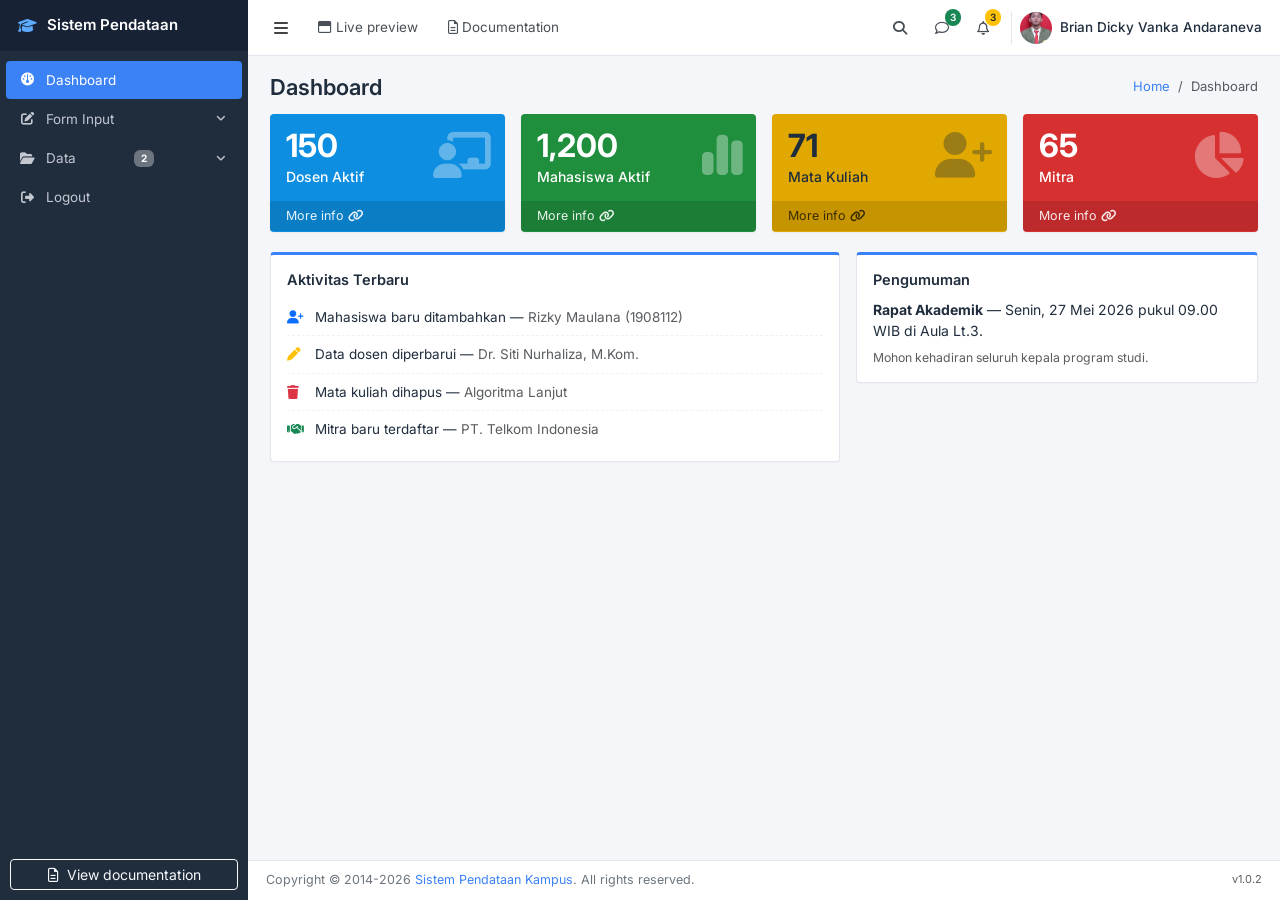
<file: index.html>
<!DOCTYPE html>
<html lang="id">
<head>
  <meta charset="UTF-8" />
  <meta name="viewport" content="width=device-width, initial-scale=1.0" />
  <title>Dashboard | Sistem Pendataan Kampus</title>
  <link rel="stylesheet" href="https://cdn.jsdelivr.net/npm/bootstrap@5.3.2/dist/css/bootstrap.min.css">
  <link rel="stylesheet" href="https://cdnjs.cloudflare.com/ajax/libs/font-awesome/6.5.1/css/all.min.css">
  <link rel="stylesheet" href="https://fonts.googleapis.com/css2?family=Inter:wght@400;500;600;700&display=swap">
  <style>
:root{
  --sidebar-bg:#1f2d3d;
  --sidebar-bg-2:#172234;
  --sidebar-hover:#2a3b54;
  --sidebar-text:#c2c7d0;
  --sidebar-active:#3b82f6;
  --topbar-bg:#ffffff;
  --body-bg:#f4f6f9;
  --border:#e3e6ec;
  --text:#1f2d3d;
  --muted:#6c757d;
  --cyan:#17a2b8;
}

*{box-sizing:border-box}
html,body{height:100%}
body{
  font-family:'Inter','Segoe UI',Roboto,Arial,sans-serif;
  background:var(--body-bg);
  color:var(--text);
  font-size:14px;
  margin:0;
  -webkit-font-smoothing:antialiased;
}
a{text-decoration:none}

.app-wrapper{display:flex;min-height:100vh}

/* SIDEBAR */
.sidebar{
  width:248px;
  background:var(--sidebar-bg);
  color:var(--sidebar-text);
  position:fixed;
  inset:0 auto 0 0;
  display:flex;
  flex-direction:column;
  z-index:1030;
  transition:transform .25s ease;
}
.sidebar-brand{
  display:flex;align-items:center;gap:.6rem;
  padding:14px 18px;
  font-weight:600;color:#fff;
  background:var(--sidebar-bg-2);
  border-bottom:1px solid rgba(255,255,255,.05);
  font-size:15px;
}
.sidebar-brand i{color:#5dabff}
.sidebar-menu{list-style:none;padding:8px 6px;margin:0;flex:1;overflow-y:auto}
.sidebar-menu a{
  display:flex;align-items:center;gap:10px;
  padding:9px 12px;border-radius:4px;
  color:var(--sidebar-text);font-size:13.5px;
  margin:1px 0;
}
.sidebar-menu a i{width:18px;text-align:center;font-size:13px}
.sidebar-menu a:hover{background:var(--sidebar-hover);color:#fff}
.sidebar-menu a.active{background:var(--sidebar-active);color:#fff}
.sidebar-menu .arrow{margin-left:auto;font-size:11px;transition:transform .2s}
.sidebar-menu .has-sub.open .arrow{transform:rotate(180deg)}
.submenu{list-style:none;padding:0 0 4px 22px;margin:0;display:none}
.submenu a{font-size:13px;padding:7px 10px}
.sidebar-foot{padding:10px}

/* MAIN */
.main{flex:1;margin-left:248px;display:flex;flex-direction:column;min-width:0}
.topbar{
  background:var(--topbar-bg);
  border-bottom:1px solid var(--border);
  padding:10px 18px;
  display:flex;align-items:center;gap:14px;
  position:sticky;top:0;z-index:1020;
  min-height:56px;
}
.btn-toggle{background:none;border:0;font-size:16px;color:#444;padding:4px 8px;border-radius:4px}
.btn-toggle:hover{background:#eef1f4}
.topbar-link{color:#495057;font-size:13.5px;padding:6px 8px;border-radius:4px}
.topbar-link:hover{background:#eef1f4;color:#212529}
.icon-btn{position:relative;color:#495057;padding:6px}
.icon-btn:hover{color:#000}
.badge-dot{
  position:absolute;top:-2px;right:-6px;
  font-size:10px;padding:1px 5px;border-radius:10px;color:#fff;
  font-weight:600;
}
.profile{display:flex;align-items:center;gap:8px;padding-left:8px;border-left:1px solid var(--border)}
.profile img{width:32px;height:32px;border-radius:50%;object-fit:cover}
.profile span{font-size:13.5px;font-weight:500;color:#1f2d3d}
@media (max-width:640px){.profile span{display:none}}

.content{padding:18px 22px;flex:1}
.page-head{
  display:flex;align-items:center;justify-content:space-between;
  margin-bottom:14px;flex-wrap:wrap;gap:8px;
}
.page-head h1{font-size:22px;font-weight:600;margin:0;color:#1f2d3d}
.breadcrumb{background:none;padding:0;font-size:13px}
.breadcrumb a{color:#3b82f6}

/* STAT CARDS */
.stat-card{
  border-radius:4px;color:#fff;padding:14px 16px;position:relative;
  overflow:hidden;min-height:118px;
  box-shadow:0 1px 2px rgba(0,0,0,.05);
}
.stat-blue{background:#0d8ee0}
.stat-green{background:#1f8e3d}
.stat-yellow{background:#e0a800;color:#1f2d3d}
.stat-red{background:#d63031}
.stat-num{font-size:32px;font-weight:700;line-height:1.1}
.stat-label{font-size:14px;font-weight:500;margin-top:2px}
.stat-ico{position:absolute;right:14px;top:18px;font-size:46px;opacity:.35}
.stat-more{
  display:block;margin:14px -16px -14px;padding:6px 16px;
  background:rgba(0,0,0,.12);color:rgba(255,255,255,.9);font-size:12.5px;
}
.stat-yellow .stat-more{color:rgba(0,0,0,.7)}
.stat-more:hover{background:rgba(0,0,0,.2);color:#fff}

/* CARD BOX */
.card-box{
  background:#fff;border:1px solid var(--border);
  border-radius:4px;padding:14px 16px;
  box-shadow:0 1px 2px rgba(0,0,0,.03);
  border-top:3px solid #3b82f6;
}
.card-box-head{font-weight:600;font-size:14.5px;margin-bottom:8px;color:#1f2d3d}
.activity-list{list-style:none;padding:0;margin:0}
.activity-list li{padding:8px 0;border-bottom:1px dashed #eef0f3;font-size:13.5px}
.activity-list li:last-child{border-bottom:0}
.activity-list i{width:18px;margin-right:6px}

/* FORM */
.form-label{font-weight:500;font-size:13px;margin-bottom:4px}
.form-control,.form-select{font-size:13.5px;border-radius:3px}
.form-control:focus,.form-select:focus{border-color:#3b82f6;box-shadow:0 0 0 .15rem rgba(59,130,246,.15)}
.btn-cyan{background:var(--cyan);color:#fff;border:0;border-radius:3px;padding:7px 16px;font-size:13.5px}
.btn-cyan:hover{background:#138496;color:#fff}

/* TABLE */
.table{font-size:13.5px}
.table thead th{font-weight:600;font-size:12.5px;text-transform:uppercase;letter-spacing:.3px;color:#495057}
.progress-wrap{display:flex;align-items:center;gap:8px}
.progress{height:6px;flex:1;background:#eef0f3;border-radius:3px}
.progress-bar{border-radius:3px}
.pill{display:inline-block;padding:2px 8px;border-radius:10px;font-size:11px;font-weight:600;color:#fff}

/* FOOTER */
.footer{
  background:#fff;border-top:1px solid var(--border);
  padding:10px 18px;display:flex;justify-content:space-between;
  font-size:12.5px;color:#6c757d;
}
.footer a{color:#3b82f6}

/* RESPONSIVE */
@media (max-width:991px){
  .sidebar{transform:translateX(-100%)}
  .sidebar.show{transform:translateX(0)}
  .main{margin-left:0}
}

</style>
  <link rel="stylesheet" href="assets/css/topbar-extra.css">
  <script src="assets/js/topbar.js" defer></script>
</head>
<body>
  <div class="app-wrapper">
    <!-- SIDEBAR -->
    <aside class="sidebar" id="sidebar">
      <div class="sidebar-brand">
        <i class="fa-solid fa-graduation-cap"></i>
        <span>Sistem Pendataan</span>
      </div>
      <ul class="sidebar-menu">
        <li><a href="index.html" class="active"><i class="fa-solid fa-gauge"></i> Dashboard</a></li>
        <li class="has-sub">
          <a href="#" class="sub-toggle"><i class="fa-solid fa-pen-to-square"></i> Form Input <i class="fa-solid fa-angle-down arrow"></i></a>
          <ul class="submenu">
            <li><a href="input-dosen.html"><i class="fa-regular fa-circle"></i> Input Dosen</a></li>
            <li><a href="input-mahasiswa.html"><i class="fa-regular fa-circle"></i> Input Mahasiswa</a></li>
          </ul>
        </li>
        <li class="has-sub">
          <a href="#" class="sub-toggle"><i class="fa-solid fa-folder-open"></i> Data <span class="badge bg-secondary ms-auto">2</span> <i class="fa-solid fa-angle-down arrow"></i></a>
          <ul class="submenu">
            <li><a href="data-dosen.html"><i class="fa-regular fa-circle"></i> Data Dosen</a></li>
            <li><a href="data-mahasiswa.html"><i class="fa-regular fa-circle"></i> Data Mahasiswa</a></li>
          </ul>
        </li>
        <li><a href="#" onclick="return confirm('Logout dari sistem?')"><i class="fa-solid fa-right-from-bracket"></i> Logout</a></li>
      </ul>
      <div class="sidebar-foot">
        <a href="documentation.html" class="btn btn-outline-light btn-sm w-100"><i class="fa-regular fa-file-lines me-1"></i> View documentation</a>
      </div>
    </aside>

    <!-- MAIN -->
    <div class="main">
      <nav class="topbar">
        <button class="btn-toggle" id="btnToggle"><i class="fa-solid fa-bars"></i></button>
        <a href="live-preview.html" class="topbar-link"><i class="fa-regular fa-window-maximize"></i> Live preview</a>
        <a href="documentation.html" class="topbar-link d-none d-md-inline"><i class="fa-regular fa-file-lines"></i> Documentation</a>
        <div class="ms-auto d-flex align-items-center gap-3">
          <a href="#" class="icon-btn"><i class="fa-solid fa-magnifying-glass"></i></a>
          <a href="#" class="icon-btn"><i class="fa-regular fa-comment"></i><span class="badge-dot bg-success">3</span></a>
          <a href="#" class="icon-btn"><i class="fa-regular fa-bell"></i><span class="badge-dot bg-warning text-dark">15</span></a>
          <div class="profile">
            <img src="assets/img/profil.jpeg" alt="profil">
            <span>Brian Dicky Vanka Andaraneva</span>
          </div>
        </div>
      </nav>

      <div class="content">
        <div class="page-head">
          <h1>Dashboard</h1>
          <nav aria-label="breadcrumb">
            <ol class="breadcrumb mb-0">
              <li class="breadcrumb-item"><a href="#">Home</a></li>
              <li class="breadcrumb-item active">Dashboard</li>
            </ol>
          </nav>
        </div>

        <div class="row g-3">
          <div class="col-md-6 col-xl-3">
            <div class="stat-card stat-blue">
              <div class="stat-num">150</div>
              <div class="stat-label">Dosen Aktif</div>
              <i class="fa-solid fa-chalkboard-user stat-ico"></i>
              <a href="#" class="stat-more">More info <i class="fa-solid fa-link"></i></a>
            </div>
          </div>
          <div class="col-md-6 col-xl-3">
            <div class="stat-card stat-green">
              <div class="stat-num">1,200</div>
              <div class="stat-label">Mahasiswa Aktif</div>
              <i class="fa-solid fa-chart-simple stat-ico"></i>
              <a href="#" class="stat-more">More info <i class="fa-solid fa-link"></i></a>
            </div>
          </div>
          <div class="col-md-6 col-xl-3">
            <div class="stat-card stat-yellow">
              <div class="stat-num">71</div>
              <div class="stat-label">Mata Kuliah</div>
              <i class="fa-solid fa-user-plus stat-ico"></i>
              <a href="#" class="stat-more">More info <i class="fa-solid fa-link"></i></a>
            </div>
          </div>
          <div class="col-md-6 col-xl-3">
            <div class="stat-card stat-red">
              <div class="stat-num">65</div>
              <div class="stat-label">Mitra</div>
              <i class="fa-solid fa-chart-pie stat-ico"></i>
              <a href="#" class="stat-more">More info <i class="fa-solid fa-link"></i></a>
            </div>
          </div>
        </div>

        <div class="row g-3 mt-1">
          <div class="col-lg-7">
            <div class="card-box">
              <div class="card-box-head">Aktivitas Terbaru</div>
              <ul class="activity-list">
                <li><i class="fa-solid fa-user-plus text-primary"></i> Mahasiswa baru ditambahkan — <span class="text-muted">Rizky Maulana (1908112)</span></li>
                <li><i class="fa-solid fa-pen text-warning"></i> Data dosen diperbarui — <span class="text-muted">Dr. Siti Nurhaliza, M.Kom.</span></li>
                <li><i class="fa-solid fa-trash text-danger"></i> Mata kuliah dihapus — <span class="text-muted">Algoritma Lanjut</span></li>
                <li><i class="fa-solid fa-handshake text-success"></i> Mitra baru terdaftar — <span class="text-muted">PT. Telkom Indonesia</span></li>
              </ul>
            </div>
          </div>
          <div class="col-lg-5">
            <div class="card-box">
              <div class="card-box-head">Pengumuman</div>
              <p class="mb-2"><strong>Rapat Akademik</strong> — Senin, 27 Mei 2026 pukul 09.00 WIB di Aula Lt.3.</p>
              <p class="mb-0 text-muted small">Mohon kehadiran seluruh kepala program studi.</p>
            </div>
          </div>
        </div>
      </div>

      <footer class="footer">
        <div>Copyright © 2014-2026 <a href="#">Sistem Pendataan Kampus</a>. All rights reserved.</div>
        <div class="text-muted small">v1.0.2</div>
      </footer>
    </div>
  </div>

  <script>
// Toggle sidebar (mobile)
document.addEventListener('click', function(e){
  if(e.target.closest('#btnToggle')){
    document.getElementById('sidebar').classList.toggle('show');
  }
  // submenu toggle
  const tog = e.target.closest('.sub-toggle');
  if(tog){
    e.preventDefault();
    const li = tog.parentElement;
    li.classList.toggle('open');
    const sm = li.querySelector('.submenu');
    if(sm) sm.style.display = li.classList.contains('open') ? 'block' : 'none';
  }
});

// Form dosen
const fd = document.getElementById('formDosen');
if(fd){
  fd.addEventListener('submit', function(e){
    e.preventDefault();
    if(!fd.checkValidity()){
      fd.classList.add('was-validated');
      alert('Mohon lengkapi data terlebih dahulu.');
      return;
    }
    const data = Object.fromEntries(new FormData(fd).entries());
    console.log('Submit data dosen:', data);
    alert('Data dosen "'+data.firstname+' '+data.lastname+'" berhasil disimpan (dummy).');
    fd.reset();
    fd.classList.remove('was-validated');
  });
}

</script>
</body>
</html>
</file>
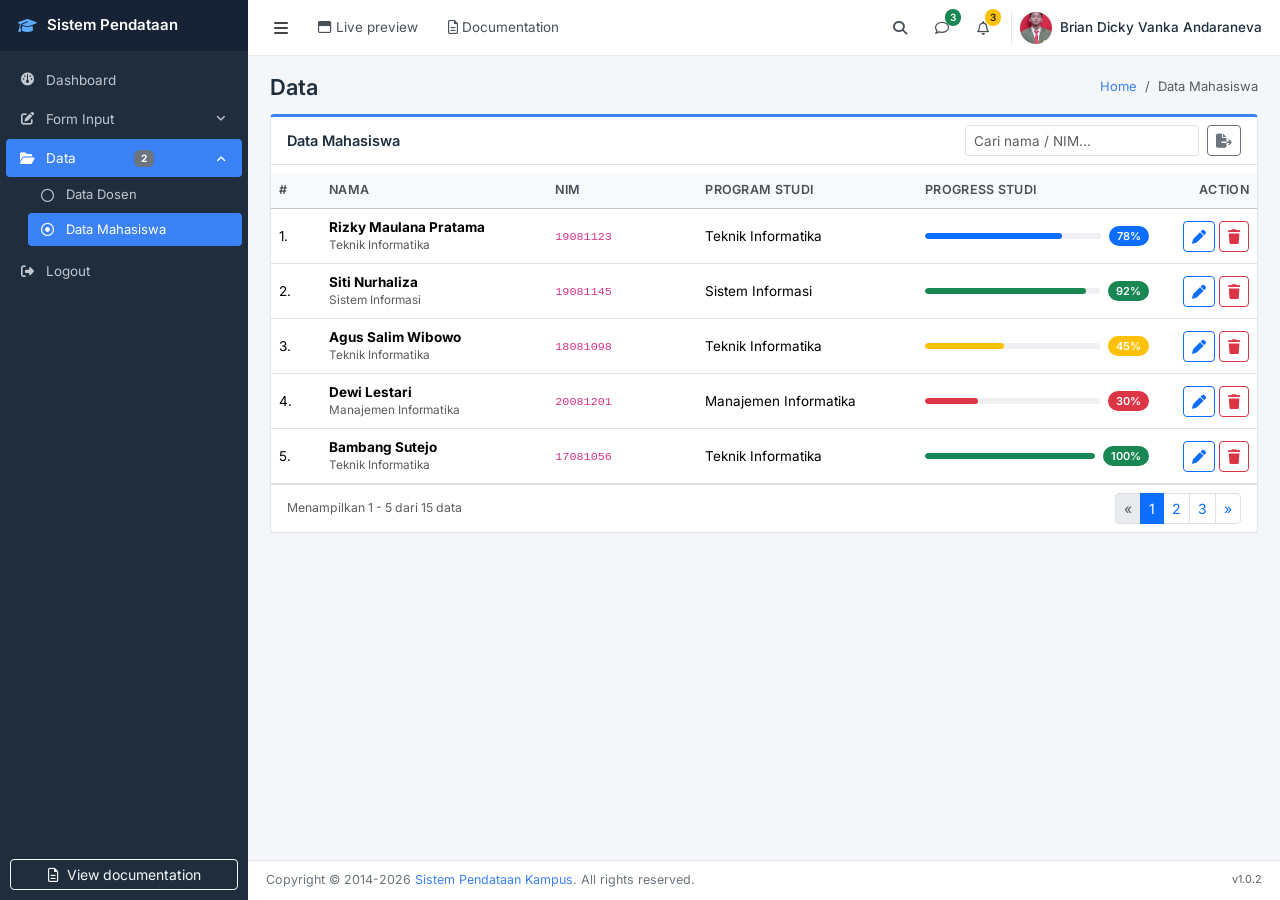
<file: data-mahasiswa.html>
<!DOCTYPE html>
<html lang="id">
<head>
  <meta charset="UTF-8" />
  <meta name="viewport" content="width=device-width, initial-scale=1.0" />
  <title>Data Mahasiswa | Sistem Pendataan Kampus</title>
  <link rel="stylesheet" href="https://cdn.jsdelivr.net/npm/bootstrap@5.3.2/dist/css/bootstrap.min.css">
  <link rel="stylesheet" href="https://cdnjs.cloudflare.com/ajax/libs/font-awesome/6.5.1/css/all.min.css">
  <link rel="stylesheet" href="https://fonts.googleapis.com/css2?family=Inter:wght@400;500;600;700&display=swap">
  <style>
:root{
  --sidebar-bg:#1f2d3d;
  --sidebar-bg-2:#172234;
  --sidebar-hover:#2a3b54;
  --sidebar-text:#c2c7d0;
  --sidebar-active:#3b82f6;
  --topbar-bg:#ffffff;
  --body-bg:#f4f6f9;
  --border:#e3e6ec;
  --text:#1f2d3d;
  --muted:#6c757d;
  --cyan:#17a2b8;
}

*{box-sizing:border-box}
html,body{height:100%}
body{
  font-family:'Inter','Segoe UI',Roboto,Arial,sans-serif;
  background:var(--body-bg);
  color:var(--text);
  font-size:14px;
  margin:0;
  -webkit-font-smoothing:antialiased;
}
a{text-decoration:none}

.app-wrapper{display:flex;min-height:100vh}

/* SIDEBAR */
.sidebar{
  width:248px;
  background:var(--sidebar-bg);
  color:var(--sidebar-text);
  position:fixed;
  inset:0 auto 0 0;
  display:flex;
  flex-direction:column;
  z-index:1030;
  transition:transform .25s ease;
}
.sidebar-brand{
  display:flex;align-items:center;gap:.6rem;
  padding:14px 18px;
  font-weight:600;color:#fff;
  background:var(--sidebar-bg-2);
  border-bottom:1px solid rgba(255,255,255,.05);
  font-size:15px;
}
.sidebar-brand i{color:#5dabff}
.sidebar-menu{list-style:none;padding:8px 6px;margin:0;flex:1;overflow-y:auto}
.sidebar-menu a{
  display:flex;align-items:center;gap:10px;
  padding:9px 12px;border-radius:4px;
  color:var(--sidebar-text);font-size:13.5px;
  margin:1px 0;
}
.sidebar-menu a i{width:18px;text-align:center;font-size:13px}
.sidebar-menu a:hover{background:var(--sidebar-hover);color:#fff}
.sidebar-menu a.active{background:var(--sidebar-active);color:#fff}
.sidebar-menu .arrow{margin-left:auto;font-size:11px;transition:transform .2s}
.sidebar-menu .has-sub.open .arrow{transform:rotate(180deg)}
.submenu{list-style:none;padding:0 0 4px 22px;margin:0;display:none}
.submenu a{font-size:13px;padding:7px 10px}
.sidebar-foot{padding:10px}

/* MAIN */
.main{flex:1;margin-left:248px;display:flex;flex-direction:column;min-width:0}
.topbar{
  background:var(--topbar-bg);
  border-bottom:1px solid var(--border);
  padding:10px 18px;
  display:flex;align-items:center;gap:14px;
  position:sticky;top:0;z-index:1020;
  min-height:56px;
}
.btn-toggle{background:none;border:0;font-size:16px;color:#444;padding:4px 8px;border-radius:4px}
.btn-toggle:hover{background:#eef1f4}
.topbar-link{color:#495057;font-size:13.5px;padding:6px 8px;border-radius:4px}
.topbar-link:hover{background:#eef1f4;color:#212529}
.icon-btn{position:relative;color:#495057;padding:6px}
.icon-btn:hover{color:#000}
.badge-dot{
  position:absolute;top:-2px;right:-6px;
  font-size:10px;padding:1px 5px;border-radius:10px;color:#fff;
  font-weight:600;
}
.profile{display:flex;align-items:center;gap:8px;padding-left:8px;border-left:1px solid var(--border)}
.profile img{width:32px;height:32px;border-radius:50%;object-fit:cover}
.profile span{font-size:13.5px;font-weight:500;color:#1f2d3d}
@media (max-width:640px){.profile span{display:none}}

.content{padding:18px 22px;flex:1}
.page-head{
  display:flex;align-items:center;justify-content:space-between;
  margin-bottom:14px;flex-wrap:wrap;gap:8px;
}
.page-head h1{font-size:22px;font-weight:600;margin:0;color:#1f2d3d}
.breadcrumb{background:none;padding:0;font-size:13px}
.breadcrumb a{color:#3b82f6}

/* STAT CARDS */
.stat-card{
  border-radius:4px;color:#fff;padding:14px 16px;position:relative;
  overflow:hidden;min-height:118px;
  box-shadow:0 1px 2px rgba(0,0,0,.05);
}
.stat-blue{background:#0d8ee0}
.stat-green{background:#1f8e3d}
.stat-yellow{background:#e0a800;color:#1f2d3d}
.stat-red{background:#d63031}
.stat-num{font-size:32px;font-weight:700;line-height:1.1}
.stat-label{font-size:14px;font-weight:500;margin-top:2px}
.stat-ico{position:absolute;right:14px;top:18px;font-size:46px;opacity:.35}
.stat-more{
  display:block;margin:14px -16px -14px;padding:6px 16px;
  background:rgba(0,0,0,.12);color:rgba(255,255,255,.9);font-size:12.5px;
}
.stat-yellow .stat-more{color:rgba(0,0,0,.7)}
.stat-more:hover{background:rgba(0,0,0,.2);color:#fff}

/* CARD BOX */
.card-box{
  background:#fff;border:1px solid var(--border);
  border-radius:4px;padding:14px 16px;
  box-shadow:0 1px 2px rgba(0,0,0,.03);
  border-top:3px solid #3b82f6;
}
.card-box-head{font-weight:600;font-size:14.5px;margin-bottom:8px;color:#1f2d3d}
.activity-list{list-style:none;padding:0;margin:0}
.activity-list li{padding:8px 0;border-bottom:1px dashed #eef0f3;font-size:13.5px}
.activity-list li:last-child{border-bottom:0}
.activity-list i{width:18px;margin-right:6px}

/* FORM */
.form-label{font-weight:500;font-size:13px;margin-bottom:4px}
.form-control,.form-select{font-size:13.5px;border-radius:3px}
.form-control:focus,.form-select:focus{border-color:#3b82f6;box-shadow:0 0 0 .15rem rgba(59,130,246,.15)}
.btn-cyan{background:var(--cyan);color:#fff;border:0;border-radius:3px;padding:7px 16px;font-size:13.5px}
.btn-cyan:hover{background:#138496;color:#fff}

/* TABLE */
.table{font-size:13.5px}
.table thead th{font-weight:600;font-size:12.5px;text-transform:uppercase;letter-spacing:.3px;color:#495057}
.progress-wrap{display:flex;align-items:center;gap:8px}
.progress{height:6px;flex:1;background:#eef0f3;border-radius:3px}
.progress-bar{border-radius:3px}
.pill{display:inline-block;padding:2px 8px;border-radius:10px;font-size:11px;font-weight:600;color:#fff}

/* FOOTER */
.footer{
  background:#fff;border-top:1px solid var(--border);
  padding:10px 18px;display:flex;justify-content:space-between;
  font-size:12.5px;color:#6c757d;
}
.footer a{color:#3b82f6}

/* RESPONSIVE */
@media (max-width:991px){
  .sidebar{transform:translateX(-100%)}
  .sidebar.show{transform:translateX(0)}
  .main{margin-left:0}
}

</style>
  <link rel="stylesheet" href="assets/css/topbar-extra.css">
  <script src="assets/js/topbar.js" defer></script>
</head>
<body>
  <div class="app-wrapper">
    <aside class="sidebar" id="sidebar">
      <div class="sidebar-brand"><i class="fa-solid fa-graduation-cap"></i><span>Sistem Pendataan</span></div>
      <ul class="sidebar-menu">
        <li><a href="index.html"><i class="fa-solid fa-gauge"></i> Dashboard</a></li>
        <li class="has-sub">
          <a href="#" class="sub-toggle"><i class="fa-solid fa-pen-to-square"></i> Form Input <i class="fa-solid fa-angle-down arrow"></i></a>
          <ul class="submenu">
            <li><a href="input-dosen.html"><i class="fa-regular fa-circle"></i> Input Dosen</a></li>
            <li><a href="input-mahasiswa.html"><i class="fa-regular fa-circle"></i> Input Mahasiswa</a></li>
          </ul>
        </li>
        <li class="has-sub open">
          <a href="#" class="sub-toggle active"><i class="fa-solid fa-folder-open"></i> Data <span class="badge bg-secondary ms-auto">2</span> <i class="fa-solid fa-angle-down arrow"></i></a>
          <ul class="submenu" style="display:block">
            <li><a href="data-dosen.html"><i class="fa-regular fa-circle"></i> Data Dosen</a></li>
            <li><a href="data-mahasiswa.html" class="active"><i class="fa-regular fa-circle-dot"></i> Data Mahasiswa</a></li>
          </ul>
        </li>
        <li><a href="#"><i class="fa-solid fa-right-from-bracket"></i> Logout</a></li>
      </ul>
      <div class="sidebar-foot">
        <a href="documentation.html" class="btn btn-outline-light btn-sm w-100"><i class="fa-regular fa-file-lines me-1"></i> View documentation</a>
      </div>
    </aside>

    <div class="main">
      <nav class="topbar">
        <button class="btn-toggle" id="btnToggle"><i class="fa-solid fa-bars"></i></button>
        <a href="live-preview.html" class="topbar-link"><i class="fa-regular fa-window-maximize"></i> Live preview</a>
        <a href="documentation.html" class="topbar-link d-none d-md-inline"><i class="fa-regular fa-file-lines"></i> Documentation</a>
        <div class="ms-auto d-flex align-items-center gap-3">
          <a href="#" class="icon-btn"><i class="fa-solid fa-magnifying-glass"></i></a>
          <a href="#" class="icon-btn"><i class="fa-regular fa-comment"></i><span class="badge-dot bg-success">3</span></a>
          <a href="#" class="icon-btn"><i class="fa-regular fa-bell"></i><span class="badge-dot bg-warning text-dark">15</span></a>
          <div class="profile">
            <img src="assets/img/profil.jpeg" alt="profil">
            <span>Brian Dicky Vanka Andaraneva</span>
          </div>
        </div>
      </nav>

      <div class="content">
        <div class="page-head">
          <h1>Data</h1>
          <nav><ol class="breadcrumb mb-0"><li class="breadcrumb-item"><a href="index.html">Home</a></li><li class="breadcrumb-item active">Data Mahasiswa</li></ol></nav>
        </div>

        <div class="card-box p-0">
          <div class="card-box-head px-3 py-2 d-flex align-items-center border-bottom">
            <span>Data Mahasiswa</span>
            <div class="ms-auto d-flex gap-2">
              <input type="text" id="searchInput" class="form-control form-control-sm" placeholder="Cari nama / NIM...">
              <button class="btn btn-sm btn-outline-secondary"><i class="fa-solid fa-file-export"></i></button>
            </div>
          </div>
          <div class="table-responsive">
            <table class="table table-hover align-middle mb-0" id="tabelMhs">
              <thead class="table-light">
                <tr>
                  <th style="width:50px">#</th>
                  <th>Nama</th>
                  <th style="width:150px">NIM</th>
                  <th>Program Studi</th>
                  <th style="width:240px">Progress Studi</th>
                  <th style="width:100px" class="text-end">Action</th>
                </tr>
              </thead>
              <tbody></tbody>
            </table>
          </div>
          <div class="d-flex justify-content-between align-items-center px-3 py-2 border-top">
            <small class="text-muted" id="pageInfo"></small>
            <nav><ul class="pagination pagination-sm mb-0" id="pagination"></ul></nav>
          </div>
        </div>
      </div>

      <footer class="footer">
        <div>Copyright © 2014-2026 <a href="#">Sistem Pendataan Kampus</a>. All rights reserved.</div>
        <div class="text-muted small">v1.0.2</div>
      </footer>
    </div>
  </div>
  <script>
// Toggle sidebar (mobile)
document.addEventListener('click', function(e){
  if(e.target.closest('#btnToggle')){
    document.getElementById('sidebar').classList.toggle('show');
  }
  // submenu toggle
  const tog = e.target.closest('.sub-toggle');
  if(tog){
    e.preventDefault();
    const li = tog.parentElement;
    li.classList.toggle('open');
    const sm = li.querySelector('.submenu');
    if(sm) sm.style.display = li.classList.contains('open') ? 'block' : 'none';
  }
});

// Form dosen
const fd = document.getElementById('formDosen');
if(fd){
  fd.addEventListener('submit', function(e){
    e.preventDefault();
    if(!fd.checkValidity()){
      fd.classList.add('was-validated');
      alert('Mohon lengkapi data terlebih dahulu.');
      return;
    }
    const data = Object.fromEntries(new FormData(fd).entries());
    console.log('Submit data dosen:', data);
    alert('Data dosen "'+data.firstname+' '+data.lastname+'" berhasil disimpan (dummy).');
    fd.reset();
    fd.classList.remove('was-validated');
  });
}

</script>
  <script>
const MHS = [
  {nama:'Rizky Maulana Pratama', nim:'19081123', prodi:'Teknik Informatika', progress:78, status:'aktif'},
  {nama:'Siti Nurhaliza',         nim:'19081145', prodi:'Sistem Informasi',   progress:92, status:'aktif'},
  {nama:'Agus Salim Wibowo',      nim:'18081098', prodi:'Teknik Informatika', progress:45, status:'cuti'},
  {nama:'Dewi Lestari',           nim:'20081201', prodi:'Manajemen Informatika', progress:30, status:'aktif'},
  {nama:'Bambang Sutejo',         nim:'17081056', prodi:'Teknik Informatika', progress:100, status:'lulus'},
  {nama:'Putri Anggraini',        nim:'19081134', prodi:'Sistem Informasi',   progress:65, status:'aktif'},
  {nama:'Joko Susilo',            nim:'18081077', prodi:'Teknik Komputer',    progress:55, status:'aktif'},
  {nama:'Anisa Rahmawati',        nim:'20081222', prodi:'Sistem Informasi',   progress:25, status:'aktif'},
  {nama:'Fajar Nugraha',          nim:'19081159', prodi:'Teknik Informatika', progress:88, status:'aktif'},
  {nama:'Indah Permatasari',      nim:'18081088', prodi:'Manajemen Informatika', progress:70, status:'aktif'},
  {nama:'Hendra Kurniawan',       nim:'17081042', prodi:'Teknik Komputer',    progress:95, status:'aktif'},
  {nama:'Maria Ulfah',            nim:'20081210', prodi:'Sistem Informasi',   progress:18, status:'aktif'},
  {nama:'Doni Saputra',           nim:'19081167', prodi:'Teknik Informatika', progress:60, status:'aktif'},
  {nama:'Lia Anggraini',          nim:'18081099', prodi:'Sistem Informasi',   progress:82, status:'aktif'},
  {nama:'Rangga Pratama',         nim:'19081172', prodi:'Teknik Komputer',    progress:50, status:'cuti'},
];

const perPage = 5;
let page = 1;
let filtered = [...MHS];

function colorFor(p){
  if(p>=80) return 'bg-success';
  if(p>=60) return 'bg-primary';
  if(p>=40) return 'bg-warning';
  return 'bg-danger';
}
function render(){
  const tbody = document.querySelector('#tabelMhs tbody');
  const start = (page-1)*perPage;
  const rows = filtered.slice(start, start+perPage);
  tbody.innerHTML = rows.map((m,i)=>`
    <tr>
      <td>${start+i+1}.</td>
      <td><strong>${m.nama}</strong><div class="text-muted small">${m.prodi}</div></td>
      <td><code>${m.nim}</code></td>
      <td>${m.prodi}</td>
      <td>
        <div class="progress-wrap">
          <div class="progress"><div class="progress-bar ${colorFor(m.progress)}" style="width:${m.progress}%"></div></div>
          <span class="pill ${colorFor(m.progress)}">${m.progress}%</span>
        </div>
      </td>
      <td class="text-end">
        <button class="btn btn-sm btn-outline-primary" title="Edit"><i class="fa-solid fa-pen"></i></button>
        <button class="btn btn-sm btn-outline-danger" title="Hapus"><i class="fa-solid fa-trash"></i></button>
      </td>
    </tr>
  `).join('') || `<tr><td colspan="6" class="text-center text-muted py-4">Data tidak ditemukan.</td></tr>`;

  const totalPages = Math.max(1, Math.ceil(filtered.length/perPage));
  document.getElementById('pageInfo').textContent =
    `Menampilkan ${filtered.length?start+1:0} - ${Math.min(start+perPage,filtered.length)} dari ${filtered.length} data`;

  let pg = `<li class="page-item ${page===1?'disabled':''}"><a class="page-link" href="#" data-p="${page-1}">«</a></li>`;
  for(let i=1;i<=totalPages;i++){
    pg += `<li class="page-item ${i===page?'active':''}"><a class="page-link" href="#" data-p="${i}">${i}</a></li>`;
  }
  pg += `<li class="page-item ${page===totalPages?'disabled':''}"><a class="page-link" href="#" data-p="${page+1}">»</a></li>`;
  document.getElementById('pagination').innerHTML = pg;
}

document.addEventListener('click', e=>{
  const a = e.target.closest('#pagination a');
  if(a){
    e.preventDefault();
    const p = parseInt(a.dataset.p);
    const total = Math.ceil(filtered.length/perPage);
    if(p>=1 && p<=total){ page=p; render(); }
  }
});

document.getElementById('searchInput').addEventListener('input', e=>{
  const q = e.target.value.toLowerCase();
  filtered = MHS.filter(m => m.nama.toLowerCase().includes(q) || m.nim.includes(q));
  page = 1;
  render();
});

render();

</script>
</body>
</html>
</file>
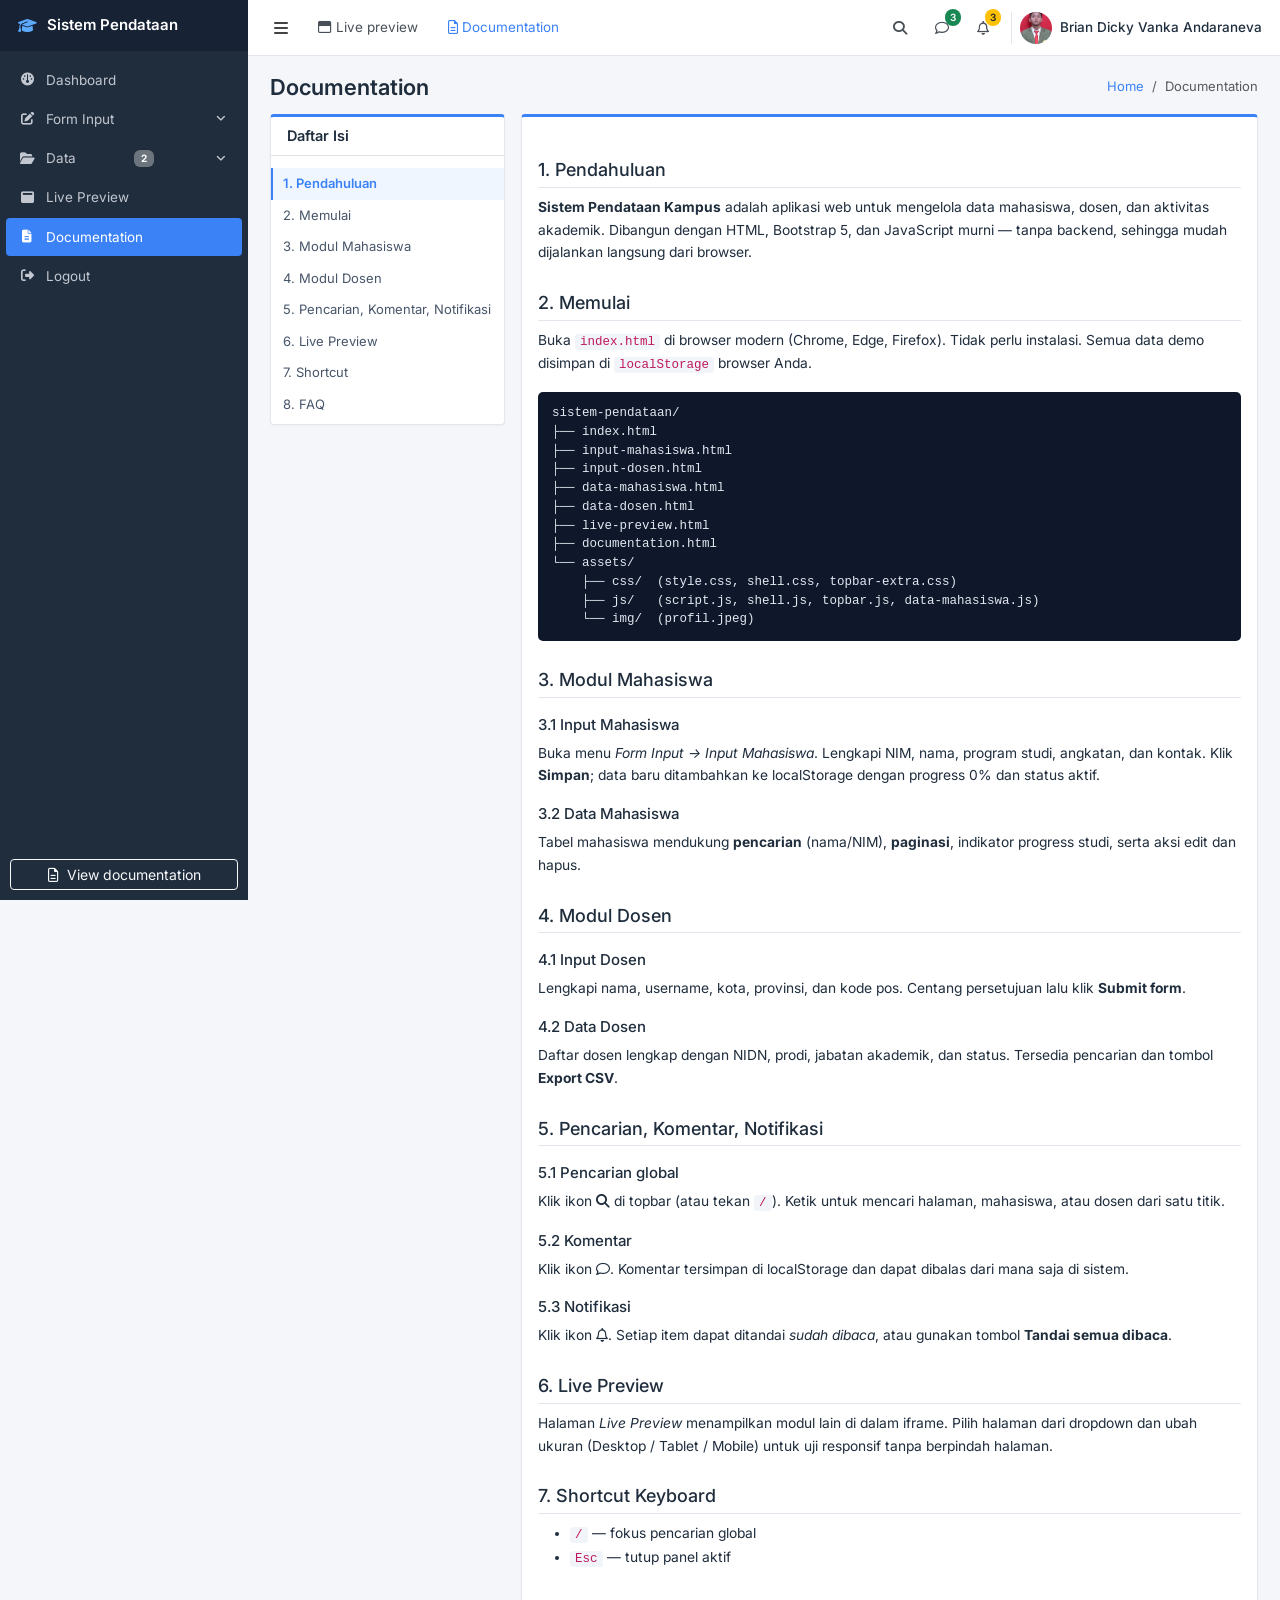
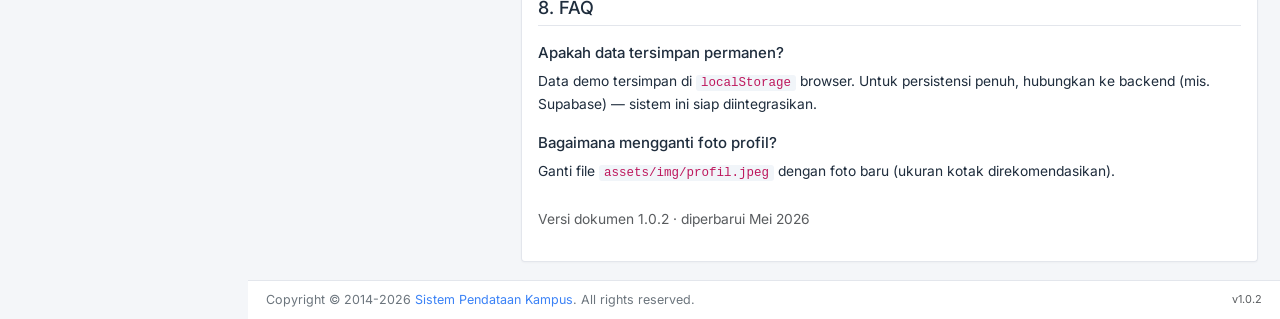
<file: documentation.html>
<!DOCTYPE html>
<html lang="id">
<head>
  <meta charset="UTF-8" />
  <meta name="viewport" content="width=device-width, initial-scale=1.0" />
  <title>Documentation | Sistem Pendataan Kampus</title>
  <link rel="stylesheet" href="https://cdn.jsdelivr.net/npm/bootstrap@5.3.2/dist/css/bootstrap.min.css">
  <link rel="stylesheet" href="https://cdnjs.cloudflare.com/ajax/libs/font-awesome/6.5.1/css/all.min.css">
  <link rel="stylesheet" href="https://fonts.googleapis.com/css2?family=Inter:wght@400;500;600;700&display=swap">
  <link rel="stylesheet" href="assets/css/shell.css">
  <link rel="stylesheet" href="assets/css/topbar-extra.css">
</head>
<body>
  <div class="app-wrapper" data-page="documentation"></div>
  <script src="assets/js/shell.js"></script>
  <script src="assets/js/topbar.js" defer></script>
  <div id="page-content" hidden>
    <div class="page-head">
      <h1>Documentation</h1>
      <nav><ol class="breadcrumb mb-0"><li class="breadcrumb-item"><a href="index.html">Home</a></li><li class="breadcrumb-item active">Documentation</li></ol></nav>
    </div>

    <div class="row g-3">
      <div class="col-lg-3">
        <div class="card-box p-0">
          <div class="card-box-head px-3 py-2 border-bottom">Daftar Isi</div>
          <nav class="doc-toc py-1">
            <a href="#intro" class="active">1. Pendahuluan</a>
            <a href="#mulai">2. Memulai</a>
            <a href="#mahasiswa">3. Modul Mahasiswa</a>
            <a href="#dosen">4. Modul Dosen</a>
            <a href="#fitur">5. Pencarian, Komentar, Notifikasi</a>
            <a href="#preview">6. Live Preview</a>
            <a href="#shortcut">7. Shortcut</a>
            <a href="#faq">8. FAQ</a>
          </nav>
        </div>
      </div>
      <div class="col-lg-9">
        <div class="card-box doc-body">
          <h2 id="intro">1. Pendahuluan</h2>
          <p><strong>Sistem Pendataan Kampus</strong> adalah aplikasi web untuk mengelola data mahasiswa, dosen, dan aktivitas akademik. Dibangun dengan HTML, Bootstrap 5, dan JavaScript murni — tanpa backend, sehingga mudah dijalankan langsung dari browser.</p>

          <h2 id="mulai">2. Memulai</h2>
          <p>Buka <code>index.html</code> di browser modern (Chrome, Edge, Firefox). Tidak perlu instalasi. Semua data demo disimpan di <code>localStorage</code> browser Anda.</p>
          <pre>sistem-pendataan/
├── index.html
├── input-mahasiswa.html
├── input-dosen.html
├── data-mahasiswa.html
├── data-dosen.html
├── live-preview.html
├── documentation.html
└── assets/
    ├── css/  (style.css, shell.css, topbar-extra.css)
    ├── js/   (script.js, shell.js, topbar.js, data-mahasiswa.js)
    └── img/  (profil.jpeg)</pre>

          <h2 id="mahasiswa">3. Modul Mahasiswa</h2>
          <h3>3.1 Input Mahasiswa</h3>
          <p>Buka menu <em>Form Input → Input Mahasiswa</em>. Lengkapi NIM, nama, program studi, angkatan, dan kontak. Klik <strong>Simpan</strong>; data baru ditambahkan ke localStorage dengan progress 0% dan status aktif.</p>
          <h3>3.2 Data Mahasiswa</h3>
          <p>Tabel mahasiswa mendukung <strong>pencarian</strong> (nama/NIM), <strong>paginasi</strong>, indikator progress studi, serta aksi edit dan hapus.</p>

          <h2 id="dosen">4. Modul Dosen</h2>
          <h3>4.1 Input Dosen</h3>
          <p>Lengkapi nama, username, kota, provinsi, dan kode pos. Centang persetujuan lalu klik <strong>Submit form</strong>.</p>
          <h3>4.2 Data Dosen</h3>
          <p>Daftar dosen lengkap dengan NIDN, prodi, jabatan akademik, dan status. Tersedia pencarian dan tombol <strong>Export CSV</strong>.</p>

          <h2 id="fitur">5. Pencarian, Komentar, Notifikasi</h2>
          <h3>5.1 Pencarian global</h3>
          <p>Klik ikon <i class="fa-solid fa-magnifying-glass"></i> di topbar (atau tekan <code>/</code>). Ketik untuk mencari halaman, mahasiswa, atau dosen dari satu titik.</p>
          <h3>5.2 Komentar</h3>
          <p>Klik ikon <i class="fa-regular fa-comment"></i>. Komentar tersimpan di localStorage dan dapat dibalas dari mana saja di sistem.</p>
          <h3>5.3 Notifikasi</h3>
          <p>Klik ikon <i class="fa-regular fa-bell"></i>. Setiap item dapat ditandai <em>sudah dibaca</em>, atau gunakan tombol <strong>Tandai semua dibaca</strong>.</p>

          <h2 id="preview">6. Live Preview</h2>
          <p>Halaman <em>Live Preview</em> menampilkan modul lain di dalam iframe. Pilih halaman dari dropdown dan ubah ukuran (Desktop / Tablet / Mobile) untuk uji responsif tanpa berpindah halaman.</p>

          <h2 id="shortcut">7. Shortcut Keyboard</h2>
          <ul>
            <li><code>/</code> — fokus pencarian global</li>
            <li><code>Esc</code> — tutup panel aktif</li>
          </ul>

          <h2 id="faq">8. FAQ</h2>
          <h3>Apakah data tersimpan permanen?</h3>
          <p>Data demo tersimpan di <code>localStorage</code> browser. Untuk persistensi penuh, hubungkan ke backend (mis. Supabase) — sistem ini siap diintegrasikan.</p>
          <h3>Bagaimana mengganti foto profil?</h3>
          <p>Ganti file <code>assets/img/profil.jpeg</code> dengan foto baru (ukuran kotak direkomendasikan).</p>

          <p class="text-muted mt-4 small">Versi dokumen 1.0.2 · diperbarui Mei 2026</p>
        </div>
      </div>
    </div>
  </div>
  <script>
    document.addEventListener('shell:ready', ()=>{
      const links = document.querySelectorAll('.doc-toc a');
      links.forEach(a => a.addEventListener('click', e=>{
        e.preventDefault();
        document.querySelector(a.getAttribute('href'))?.scrollIntoView({behavior:'smooth', block:'start'});
        links.forEach(x=>x.classList.remove('active')); a.classList.add('active');
      }));
    });
  </script>
</body>
</html>
</file>
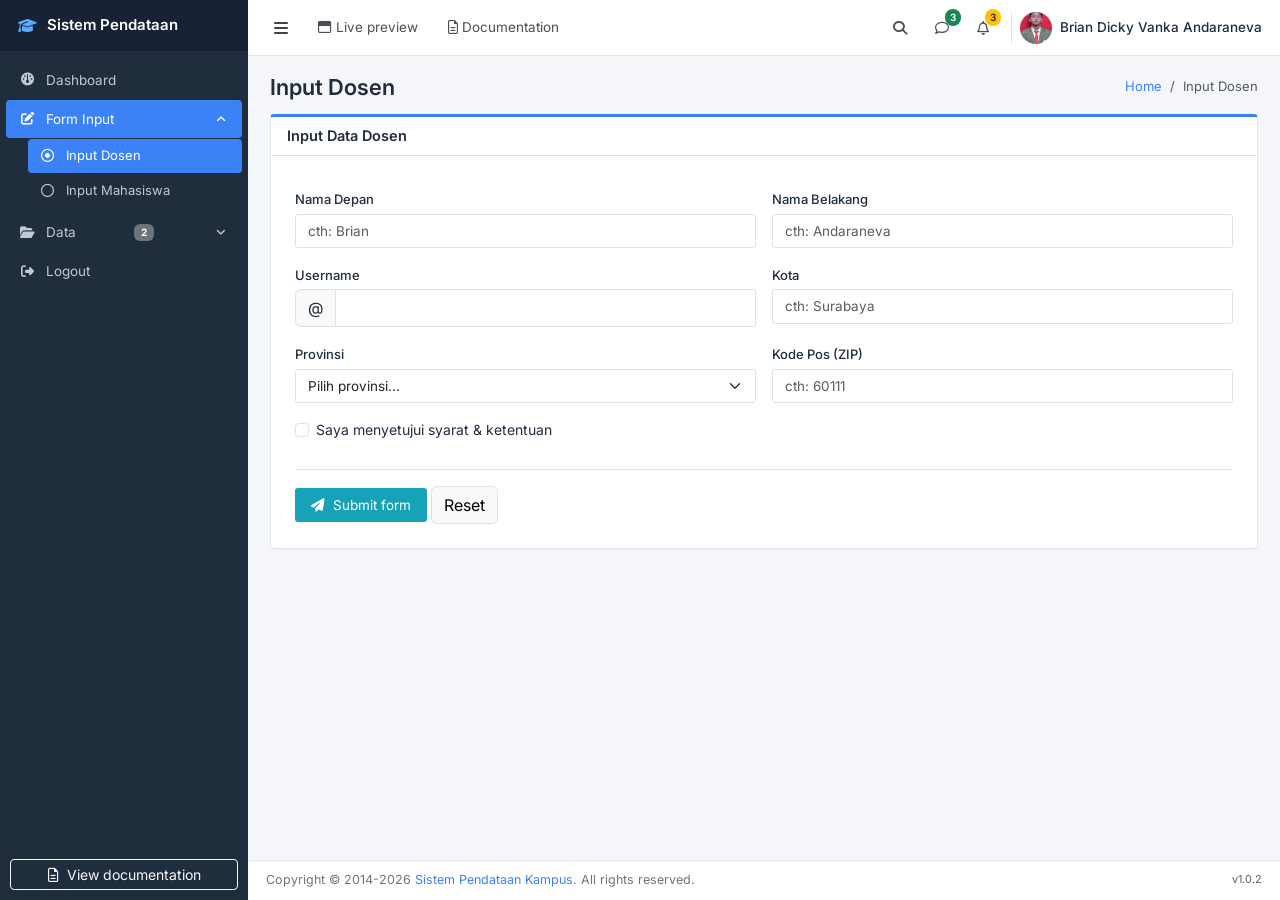
<file: input-dosen.html>
<!DOCTYPE html>
<html lang="id">
<head>
  <meta charset="UTF-8" />
  <meta name="viewport" content="width=device-width, initial-scale=1.0" />
  <title>Input Dosen | Sistem Pendataan Kampus</title>
  <link rel="stylesheet" href="https://cdn.jsdelivr.net/npm/bootstrap@5.3.2/dist/css/bootstrap.min.css">
  <link rel="stylesheet" href="https://cdnjs.cloudflare.com/ajax/libs/font-awesome/6.5.1/css/all.min.css">
  <link rel="stylesheet" href="https://fonts.googleapis.com/css2?family=Inter:wght@400;500;600;700&display=swap">
  <style>
:root{
  --sidebar-bg:#1f2d3d;
  --sidebar-bg-2:#172234;
  --sidebar-hover:#2a3b54;
  --sidebar-text:#c2c7d0;
  --sidebar-active:#3b82f6;
  --topbar-bg:#ffffff;
  --body-bg:#f4f6f9;
  --border:#e3e6ec;
  --text:#1f2d3d;
  --muted:#6c757d;
  --cyan:#17a2b8;
}

*{box-sizing:border-box}
html,body{height:100%}
body{
  font-family:'Inter','Segoe UI',Roboto,Arial,sans-serif;
  background:var(--body-bg);
  color:var(--text);
  font-size:14px;
  margin:0;
  -webkit-font-smoothing:antialiased;
}
a{text-decoration:none}

.app-wrapper{display:flex;min-height:100vh}

/* SIDEBAR */
.sidebar{
  width:248px;
  background:var(--sidebar-bg);
  color:var(--sidebar-text);
  position:fixed;
  inset:0 auto 0 0;
  display:flex;
  flex-direction:column;
  z-index:1030;
  transition:transform .25s ease;
}
.sidebar-brand{
  display:flex;align-items:center;gap:.6rem;
  padding:14px 18px;
  font-weight:600;color:#fff;
  background:var(--sidebar-bg-2);
  border-bottom:1px solid rgba(255,255,255,.05);
  font-size:15px;
}
.sidebar-brand i{color:#5dabff}
.sidebar-menu{list-style:none;padding:8px 6px;margin:0;flex:1;overflow-y:auto}
.sidebar-menu a{
  display:flex;align-items:center;gap:10px;
  padding:9px 12px;border-radius:4px;
  color:var(--sidebar-text);font-size:13.5px;
  margin:1px 0;
}
.sidebar-menu a i{width:18px;text-align:center;font-size:13px}
.sidebar-menu a:hover{background:var(--sidebar-hover);color:#fff}
.sidebar-menu a.active{background:var(--sidebar-active);color:#fff}
.sidebar-menu .arrow{margin-left:auto;font-size:11px;transition:transform .2s}
.sidebar-menu .has-sub.open .arrow{transform:rotate(180deg)}
.submenu{list-style:none;padding:0 0 4px 22px;margin:0;display:none}
.submenu a{font-size:13px;padding:7px 10px}
.sidebar-foot{padding:10px}

/* MAIN */
.main{flex:1;margin-left:248px;display:flex;flex-direction:column;min-width:0}
.topbar{
  background:var(--topbar-bg);
  border-bottom:1px solid var(--border);
  padding:10px 18px;
  display:flex;align-items:center;gap:14px;
  position:sticky;top:0;z-index:1020;
  min-height:56px;
}
.btn-toggle{background:none;border:0;font-size:16px;color:#444;padding:4px 8px;border-radius:4px}
.btn-toggle:hover{background:#eef1f4}
.topbar-link{color:#495057;font-size:13.5px;padding:6px 8px;border-radius:4px}
.topbar-link:hover{background:#eef1f4;color:#212529}
.icon-btn{position:relative;color:#495057;padding:6px}
.icon-btn:hover{color:#000}
.badge-dot{
  position:absolute;top:-2px;right:-6px;
  font-size:10px;padding:1px 5px;border-radius:10px;color:#fff;
  font-weight:600;
}
.profile{display:flex;align-items:center;gap:8px;padding-left:8px;border-left:1px solid var(--border)}
.profile img{width:32px;height:32px;border-radius:50%;object-fit:cover}
.profile span{font-size:13.5px;font-weight:500;color:#1f2d3d}
@media (max-width:640px){.profile span{display:none}}

.content{padding:18px 22px;flex:1}
.page-head{
  display:flex;align-items:center;justify-content:space-between;
  margin-bottom:14px;flex-wrap:wrap;gap:8px;
}
.page-head h1{font-size:22px;font-weight:600;margin:0;color:#1f2d3d}
.breadcrumb{background:none;padding:0;font-size:13px}
.breadcrumb a{color:#3b82f6}

/* STAT CARDS */
.stat-card{
  border-radius:4px;color:#fff;padding:14px 16px;position:relative;
  overflow:hidden;min-height:118px;
  box-shadow:0 1px 2px rgba(0,0,0,.05);
}
.stat-blue{background:#0d8ee0}
.stat-green{background:#1f8e3d}
.stat-yellow{background:#e0a800;color:#1f2d3d}
.stat-red{background:#d63031}
.stat-num{font-size:32px;font-weight:700;line-height:1.1}
.stat-label{font-size:14px;font-weight:500;margin-top:2px}
.stat-ico{position:absolute;right:14px;top:18px;font-size:46px;opacity:.35}
.stat-more{
  display:block;margin:14px -16px -14px;padding:6px 16px;
  background:rgba(0,0,0,.12);color:rgba(255,255,255,.9);font-size:12.5px;
}
.stat-yellow .stat-more{color:rgba(0,0,0,.7)}
.stat-more:hover{background:rgba(0,0,0,.2);color:#fff}

/* CARD BOX */
.card-box{
  background:#fff;border:1px solid var(--border);
  border-radius:4px;padding:14px 16px;
  box-shadow:0 1px 2px rgba(0,0,0,.03);
  border-top:3px solid #3b82f6;
}
.card-box-head{font-weight:600;font-size:14.5px;margin-bottom:8px;color:#1f2d3d}
.activity-list{list-style:none;padding:0;margin:0}
.activity-list li{padding:8px 0;border-bottom:1px dashed #eef0f3;font-size:13.5px}
.activity-list li:last-child{border-bottom:0}
.activity-list i{width:18px;margin-right:6px}

/* FORM */
.form-label{font-weight:500;font-size:13px;margin-bottom:4px}
.form-control,.form-select{font-size:13.5px;border-radius:3px}
.form-control:focus,.form-select:focus{border-color:#3b82f6;box-shadow:0 0 0 .15rem rgba(59,130,246,.15)}
.btn-cyan{background:var(--cyan);color:#fff;border:0;border-radius:3px;padding:7px 16px;font-size:13.5px}
.btn-cyan:hover{background:#138496;color:#fff}

/* TABLE */
.table{font-size:13.5px}
.table thead th{font-weight:600;font-size:12.5px;text-transform:uppercase;letter-spacing:.3px;color:#495057}
.progress-wrap{display:flex;align-items:center;gap:8px}
.progress{height:6px;flex:1;background:#eef0f3;border-radius:3px}
.progress-bar{border-radius:3px}
.pill{display:inline-block;padding:2px 8px;border-radius:10px;font-size:11px;font-weight:600;color:#fff}

/* FOOTER */
.footer{
  background:#fff;border-top:1px solid var(--border);
  padding:10px 18px;display:flex;justify-content:space-between;
  font-size:12.5px;color:#6c757d;
}
.footer a{color:#3b82f6}

/* RESPONSIVE */
@media (max-width:991px){
  .sidebar{transform:translateX(-100%)}
  .sidebar.show{transform:translateX(0)}
  .main{margin-left:0}
}

</style>
  <link rel="stylesheet" href="assets/css/topbar-extra.css">
  <script src="assets/js/topbar.js" defer></script>
</head>
<body>
  <div class="app-wrapper">
    <aside class="sidebar" id="sidebar">
      <div class="sidebar-brand"><i class="fa-solid fa-graduation-cap"></i><span>Sistem Pendataan</span></div>
      <ul class="sidebar-menu">
        <li><a href="index.html"><i class="fa-solid fa-gauge"></i> Dashboard</a></li>
        <li class="has-sub open">
          <a href="#" class="sub-toggle active"><i class="fa-solid fa-pen-to-square"></i> Form Input <i class="fa-solid fa-angle-down arrow"></i></a>
          <ul class="submenu" style="display:block">
            <li><a href="input-dosen.html" class="active"><i class="fa-regular fa-circle-dot"></i> Input Dosen</a></li>
            <li><a href="input-mahasiswa.html"><i class="fa-regular fa-circle"></i> Input Mahasiswa</a></li>
          </ul>
        </li>
        <li class="has-sub">
          <a href="#" class="sub-toggle"><i class="fa-solid fa-folder-open"></i> Data <span class="badge bg-secondary ms-auto">2</span> <i class="fa-solid fa-angle-down arrow"></i></a>
          <ul class="submenu">
            <li><a href="data-dosen.html"><i class="fa-regular fa-circle"></i> Data Dosen</a></li>
            <li><a href="data-mahasiswa.html"><i class="fa-regular fa-circle"></i> Data Mahasiswa</a></li>
          </ul>
        </li>
        <li><a href="#"><i class="fa-solid fa-right-from-bracket"></i> Logout</a></li>
      </ul>
      <div class="sidebar-foot">
        <a href="documentation.html" class="btn btn-outline-light btn-sm w-100"><i class="fa-regular fa-file-lines me-1"></i> View documentation</a>
      </div>
    </aside>

    <div class="main">
      <nav class="topbar">
        <button class="btn-toggle" id="btnToggle"><i class="fa-solid fa-bars"></i></button>
        <a href="live-preview.html" class="topbar-link"><i class="fa-regular fa-window-maximize"></i> Live preview</a>
        <a href="documentation.html" class="topbar-link d-none d-md-inline"><i class="fa-regular fa-file-lines"></i> Documentation</a>
        <div class="ms-auto d-flex align-items-center gap-3">
          <a href="#" class="icon-btn"><i class="fa-solid fa-magnifying-glass"></i></a>
          <a href="#" class="icon-btn"><i class="fa-regular fa-comment"></i><span class="badge-dot bg-success">3</span></a>
          <a href="#" class="icon-btn"><i class="fa-regular fa-bell"></i><span class="badge-dot bg-warning text-dark">15</span></a>
          <div class="profile">
            <img src="assets/img/profil.jpeg" alt="profil">
            <span>Brian Dicky Vanka Andaraneva</span>
          </div>
        </div>
      </nav>

      <div class="content">
        <div class="page-head">
          <h1>Input Dosen</h1>
          <nav><ol class="breadcrumb mb-0"><li class="breadcrumb-item"><a href="index.html">Home</a></li><li class="breadcrumb-item active">Input Dosen</li></ol></nav>
        </div>

        <div class="card-box p-0">
          <div class="card-box-head px-3 py-2 border-bottom">Input Data Dosen</div>
          <form class="p-3 p-md-4" id="formDosen" novalidate>
            <div class="row g-3">
              <div class="col-md-6">
                <label class="form-label">Nama Depan</label>
                <input type="text" class="form-control" name="firstname" placeholder="cth: Brian" required>
              </div>
              <div class="col-md-6">
                <label class="form-label">Nama Belakang</label>
                <input type="text" class="form-control" name="lastname" placeholder="cth: Andaraneva" required>
              </div>
              <div class="col-md-6">
                <label class="form-label">Username</label>
                <div class="input-group">
                  <span class="input-group-text">@</span>
                  <input type="text" class="form-control" name="username" required>
                </div>
              </div>
              <div class="col-md-6">
                <label class="form-label">Kota</label>
                <input type="text" class="form-control" name="kota" placeholder="cth: Surabaya">
              </div>
              <div class="col-md-6">
                <label class="form-label">Provinsi</label>
                <select class="form-select" name="provinsi" required>
                  <option value="">Pilih provinsi...</option>
                  <option>DKI Jakarta</option>
                  <option>Jawa Barat</option>
                  <option>Jawa Tengah</option>
                  <option>Jawa Timur</option>
                  <option>DI Yogyakarta</option>
                  <option>Bali</option>
                  <option>Sumatera Utara</option>
                  <option>Sulawesi Selatan</option>
                </select>
              </div>
              <div class="col-md-6">
                <label class="form-label">Kode Pos (ZIP)</label>
                <input type="text" class="form-control" name="zip" placeholder="cth: 60111">
              </div>
              <div class="col-12">
                <div class="form-check">
                  <input class="form-check-input" type="checkbox" id="setuju" required>
                  <label class="form-check-label" for="setuju">Saya menyetujui syarat &amp; ketentuan</label>
                </div>
              </div>
            </div>
            <div class="mt-4 border-top pt-3">
              <button type="submit" class="btn btn-cyan"><i class="fa-solid fa-paper-plane me-1"></i> Submit form</button>
              <button type="reset" class="btn btn-light border">Reset</button>
            </div>
          </form>
        </div>
      </div>

      <footer class="footer">
        <div>Copyright © 2014-2026 <a href="#">Sistem Pendataan Kampus</a>. All rights reserved.</div>
        <div class="text-muted small">v1.0.2</div>
      </footer>
    </div>
  </div>
  <script>
// Toggle sidebar (mobile)
document.addEventListener('click', function(e){
  if(e.target.closest('#btnToggle')){
    document.getElementById('sidebar').classList.toggle('show');
  }
  // submenu toggle
  const tog = e.target.closest('.sub-toggle');
  if(tog){
    e.preventDefault();
    const li = tog.parentElement;
    li.classList.toggle('open');
    const sm = li.querySelector('.submenu');
    if(sm) sm.style.display = li.classList.contains('open') ? 'block' : 'none';
  }
});

// Form dosen
const fd = document.getElementById('formDosen');
if(fd){
  fd.addEventListener('submit', function(e){
    e.preventDefault();
    if(!fd.checkValidity()){
      fd.classList.add('was-validated');
      alert('Mohon lengkapi data terlebih dahulu.');
      return;
    }
    const data = Object.fromEntries(new FormData(fd).entries());
    console.log('Submit data dosen:', data);
    alert('Data dosen "'+data.firstname+' '+data.lastname+'" berhasil disimpan (dummy).');
    fd.reset();
    fd.classList.remove('was-validated');
  });
}

</script>
</body>
</html>
</file>
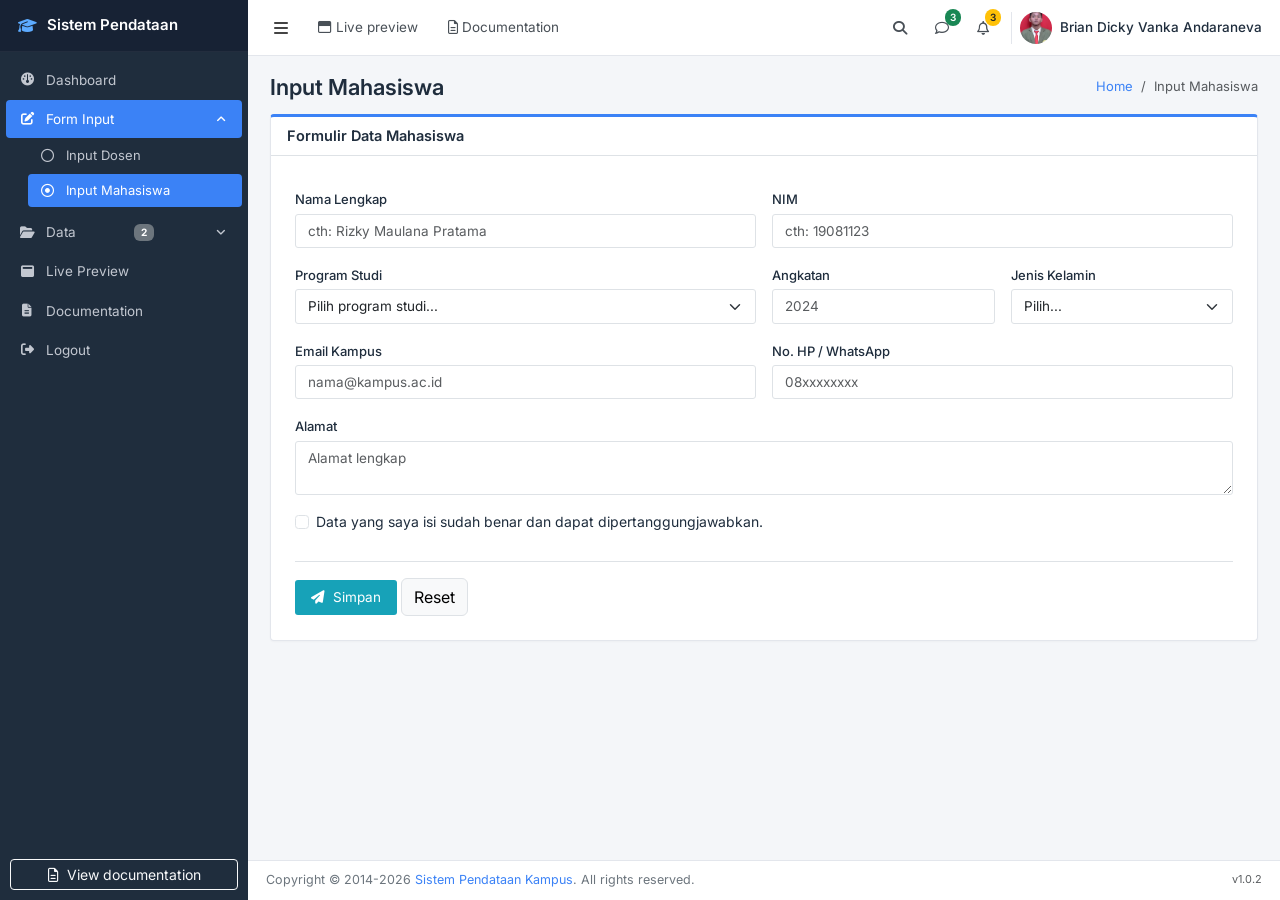
<file: input-mahasiswa.html>
<!DOCTYPE html>
<html lang="id">
<head>
  <meta charset="UTF-8" />
  <meta name="viewport" content="width=device-width, initial-scale=1.0" />
  <title>Input Mahasiswa | Sistem Pendataan Kampus</title>
  <link rel="stylesheet" href="https://cdn.jsdelivr.net/npm/bootstrap@5.3.2/dist/css/bootstrap.min.css">
  <link rel="stylesheet" href="https://cdnjs.cloudflare.com/ajax/libs/font-awesome/6.5.1/css/all.min.css">
  <link rel="stylesheet" href="https://fonts.googleapis.com/css2?family=Inter:wght@400;500;600;700&display=swap">
  <link rel="stylesheet" href="assets/css/shell.css">
  <link rel="stylesheet" href="assets/css/topbar-extra.css">
</head>
<body>
  <div class="app-wrapper" data-page="input-mahasiswa"></div>
  <script src="assets/js/shell.js"></script>
  <script src="assets/js/topbar.js" defer></script>
  <div id="page-content" hidden>
    <div class="page-head">
      <h1>Input Mahasiswa</h1>
      <nav><ol class="breadcrumb mb-0"><li class="breadcrumb-item"><a href="index.html">Home</a></li><li class="breadcrumb-item active">Input Mahasiswa</li></ol></nav>
    </div>
    <div class="card-box p-0">
      <div class="card-box-head px-3 py-2 border-bottom">Formulir Data Mahasiswa</div>
      <form class="p-3 p-md-4" id="formMhs" novalidate>
        <div class="row g-3">
          <div class="col-md-6">
            <label class="form-label">Nama Lengkap</label>
            <input type="text" class="form-control" name="nama" placeholder="cth: Rizky Maulana Pratama" required>
          </div>
          <div class="col-md-6">
            <label class="form-label">NIM</label>
            <input type="text" class="form-control" name="nim" placeholder="cth: 19081123" pattern="[0-9]{6,12}" required>
          </div>
          <div class="col-md-6">
            <label class="form-label">Program Studi</label>
            <select class="form-select" name="prodi" required>
              <option value="">Pilih program studi...</option>
              <option>Teknik Informatika</option>
              <option>Sistem Informasi</option>
              <option>Teknik Komputer</option>
              <option>Manajemen Informatika</option>
            </select>
          </div>
          <div class="col-md-3">
            <label class="form-label">Angkatan</label>
            <input type="number" class="form-control" name="angkatan" min="2000" max="2099" placeholder="2024" required>
          </div>
          <div class="col-md-3">
            <label class="form-label">Jenis Kelamin</label>
            <select class="form-select" name="jk" required>
              <option value="">Pilih...</option><option>Laki-laki</option><option>Perempuan</option>
            </select>
          </div>
          <div class="col-md-6">
            <label class="form-label">Email Kampus</label>
            <input type="email" class="form-control" name="email" placeholder="nama@kampus.ac.id" required>
          </div>
          <div class="col-md-6">
            <label class="form-label">No. HP / WhatsApp</label>
            <input type="tel" class="form-control" name="hp" placeholder="08xxxxxxxx" required>
          </div>
          <div class="col-12">
            <label class="form-label">Alamat</label>
            <textarea class="form-control" name="alamat" rows="2" placeholder="Alamat lengkap"></textarea>
          </div>
          <div class="col-12">
            <div class="form-check">
              <input class="form-check-input" type="checkbox" id="setujuMhs" required>
              <label class="form-check-label" for="setujuMhs">Data yang saya isi sudah benar dan dapat dipertanggungjawabkan.</label>
            </div>
          </div>
        </div>
        <div class="mt-4 border-top pt-3">
          <button type="submit" class="btn btn-cyan"><i class="fa-solid fa-paper-plane me-1"></i> Simpan</button>
          <button type="reset" class="btn btn-light border">Reset</button>
        </div>
      </form>
    </div>
  </div>
  <script>
    document.addEventListener('shell:ready', () => {
      const f = document.getElementById('formMhs');
      f.addEventListener('submit', (e)=>{
        e.preventDefault();
        if(!f.checkValidity()){ f.classList.add('was-validated'); spToast('Mohon lengkapi data','error'); return; }
        const d = Object.fromEntries(new FormData(f).entries());
        const list = JSON.parse(localStorage.getItem('sp_mhs')||'[]');
        list.push({...d, progress:0, status:'aktif'});
        localStorage.setItem('sp_mhs', JSON.stringify(list));
        spToast('Mahasiswa "'+d.nama+'" tersimpan','success');
        f.reset(); f.classList.remove('was-validated');
      });
    });
  </script>
</body>
</html>
</file>
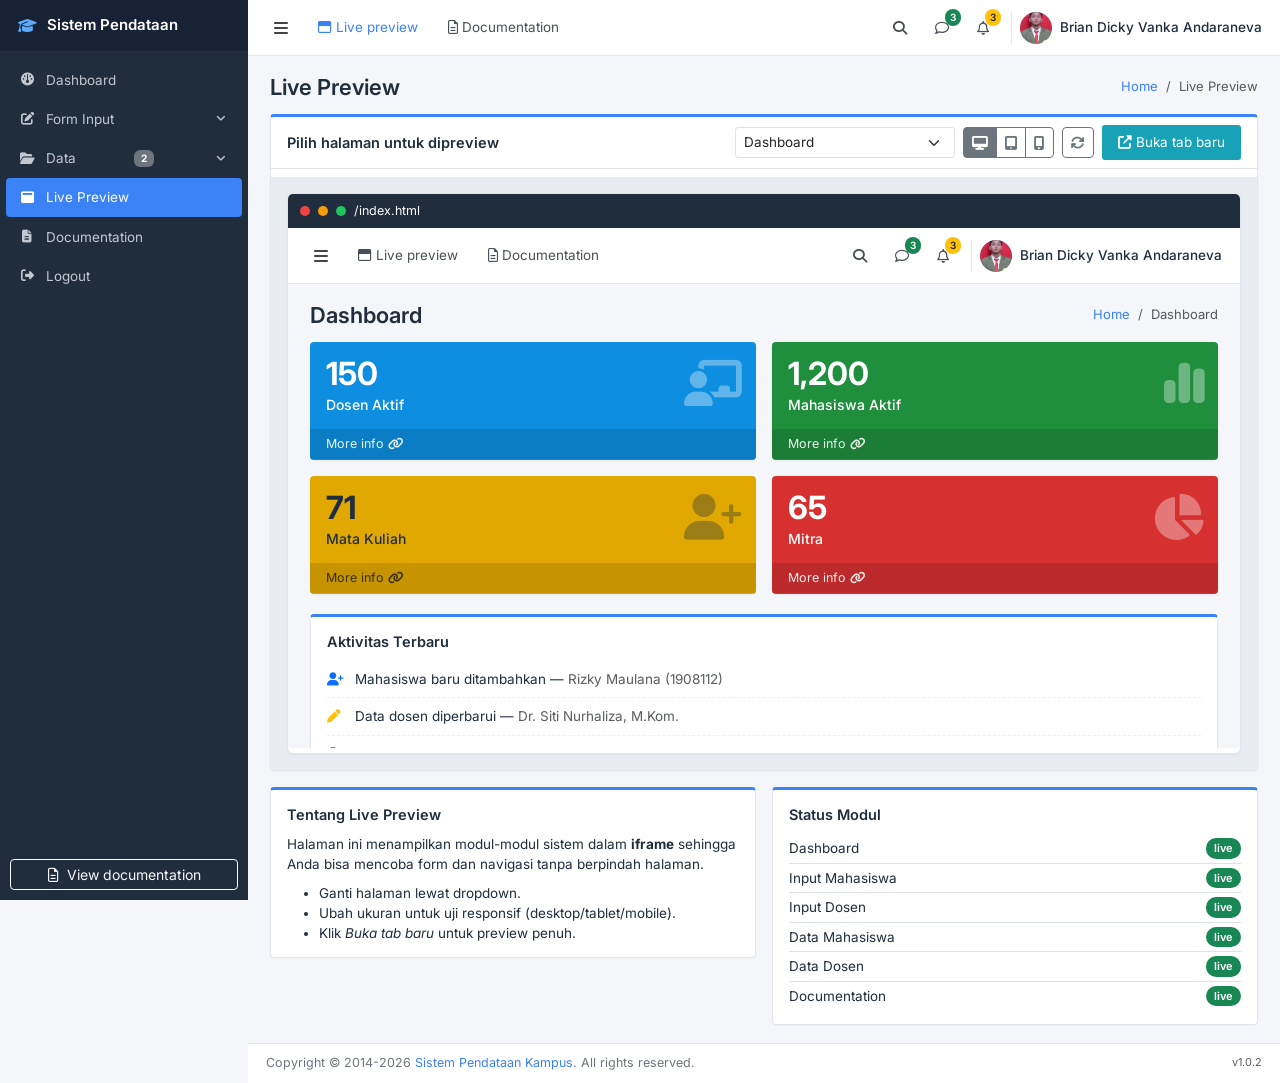
<file: live-preview.html>
<!DOCTYPE html>
<html lang="id">
<head>
  <meta charset="UTF-8" />
  <meta name="viewport" content="width=device-width, initial-scale=1.0" />
  <title>Live Preview | Sistem Pendataan Kampus</title>
  <link rel="stylesheet" href="https://cdn.jsdelivr.net/npm/bootstrap@5.3.2/dist/css/bootstrap.min.css">
  <link rel="stylesheet" href="https://cdnjs.cloudflare.com/ajax/libs/font-awesome/6.5.1/css/all.min.css">
  <link rel="stylesheet" href="https://fonts.googleapis.com/css2?family=Inter:wght@400;500;600;700&display=swap">
  <link rel="stylesheet" href="assets/css/shell.css">
  <link rel="stylesheet" href="assets/css/topbar-extra.css">
</head>
<body>
  <div class="app-wrapper" data-page="live-preview"></div>
  <script src="assets/js/shell.js"></script>
  <script src="assets/js/topbar.js" defer></script>
  <div id="page-content" hidden>
    <div class="page-head">
      <h1>Live Preview</h1>
      <nav><ol class="breadcrumb mb-0"><li class="breadcrumb-item"><a href="index.html">Home</a></li><li class="breadcrumb-item active">Live Preview</li></ol></nav>
    </div>

    <div class="card-box p-0 mb-3">
      <div class="card-box-head px-3 py-2 d-flex align-items-center border-bottom">
        <span>Pilih halaman untuk dipreview</span>
        <div class="ms-auto d-flex gap-2 align-items-center">
          <select id="pvPick" class="form-select form-select-sm" style="width:220px">
            <option value="index.html">Dashboard</option>
            <option value="input-mahasiswa.html">Input Mahasiswa</option>
            <option value="input-dosen.html">Input Dosen</option>
            <option value="data-mahasiswa.html">Data Mahasiswa</option>
            <option value="data-dosen.html">Data Dosen</option>
            <option value="documentation.html">Documentation</option>
          </select>
          <div class="btn-group btn-group-sm" role="group" id="pvSize">
            <button class="btn btn-outline-secondary active" data-w="100%"  title="Desktop"><i class="fa-solid fa-desktop"></i></button>
            <button class="btn btn-outline-secondary"        data-w="820px" title="Tablet"><i class="fa-solid fa-tablet-screen-button"></i></button>
            <button class="btn btn-outline-secondary"        data-w="390px" title="Mobile"><i class="fa-solid fa-mobile-screen"></i></button>
          </div>
          <button class="btn btn-sm btn-outline-secondary" id="pvReload" title="Reload"><i class="fa-solid fa-arrows-rotate"></i></button>
          <a class="btn btn-sm btn-cyan" id="pvOpen" target="_blank" href="index.html"><i class="fa-solid fa-up-right-from-square me-1"></i>Buka tab baru</a>
        </div>
      </div>
      <div class="p-3 d-flex justify-content-center" style="background:#e9edf2">
        <div class="preview-card" id="pvWrap" style="width:100%; max-width:100%">
          <div class="preview-card-head">
            <span class="dot"></span><span class="dot y"></span><span class="dot g"></span>
            <span id="pvUrl">/index.html</span>
          </div>
          <iframe id="pvFrame" class="preview-frame" src="index.html"></iframe>
        </div>
      </div>
    </div>

    <div class="row g-3">
      <div class="col-md-6">
        <div class="card-box">
          <div class="card-box-head">Tentang Live Preview</div>
          <p class="mb-2" style="font-size:13.5px">Halaman ini menampilkan modul-modul sistem dalam <strong>iframe</strong> sehingga Anda bisa mencoba form dan navigasi tanpa berpindah halaman.</p>
          <ul class="mb-0" style="font-size:13.5px">
            <li>Ganti halaman lewat dropdown.</li>
            <li>Ubah ukuran untuk uji responsif (desktop/tablet/mobile).</li>
            <li>Klik <em>Buka tab baru</em> untuk preview penuh.</li>
          </ul>
        </div>
      </div>
      <div class="col-md-6">
        <div class="card-box">
          <div class="card-box-head">Status Modul</div>
          <ul class="list-unstyled mb-0" style="font-size:13.5px">
            <li class="d-flex justify-content-between border-bottom py-1"><span>Dashboard</span><span class="pill bg-success">live</span></li>
            <li class="d-flex justify-content-between border-bottom py-1"><span>Input Mahasiswa</span><span class="pill bg-success">live</span></li>
            <li class="d-flex justify-content-between border-bottom py-1"><span>Input Dosen</span><span class="pill bg-success">live</span></li>
            <li class="d-flex justify-content-between border-bottom py-1"><span>Data Mahasiswa</span><span class="pill bg-success">live</span></li>
            <li class="d-flex justify-content-between border-bottom py-1"><span>Data Dosen</span><span class="pill bg-success">live</span></li>
            <li class="d-flex justify-content-between py-1"><span>Documentation</span><span class="pill bg-success">live</span></li>
          </ul>
        </div>
      </div>
    </div>
  </div>
  <script>
    document.addEventListener('shell:ready', ()=>{
      const f = document.getElementById('pvFrame');
      const url = document.getElementById('pvUrl');
      const wrap = document.getElementById('pvWrap');
      const open = document.getElementById('pvOpen');
      document.getElementById('pvPick').addEventListener('change', e=>{
        f.src = e.target.value; url.textContent = '/'+e.target.value; open.href = e.target.value;
      });
      document.getElementById('pvReload').addEventListener('click', ()=> f.src = f.src);
      document.querySelectorAll('#pvSize button').forEach(b=>{
        b.addEventListener('click', ()=>{
          document.querySelectorAll('#pvSize button').forEach(x=>x.classList.remove('active'));
          b.classList.add('active');
          wrap.style.maxWidth = b.dataset.w;
        });
      });
    });
  </script>
</body>
</html>
</file>
<file: assets/css/topbar-extra.css>
/* Shared additions for topbar dropdowns, toast, panel layout */
.sp-panel{
  position:fixed; z-index:1100;
  min-width:320px; max-width:380px;
  background:#fff; border:1px solid #e3e6ec; border-radius:6px;
  box-shadow:0 18px 40px -10px rgba(15,23,42,.18), 0 2px 6px rgba(15,23,42,.06);
  display:none; overflow:hidden;
  font-family:'Inter','Segoe UI',Roboto,Arial,sans-serif;
}
.sp-panel.open{display:block; animation:spIn .14s ease-out}
@keyframes spIn{from{opacity:0; transform:translateY(-4px)} to{opacity:1; transform:none}}

.sp-head{display:flex; align-items:center; gap:8px; padding:10px 12px; border-bottom:1px solid #eef0f3;
  background:#f8fafc;}
.sp-head input{flex:1; border:0; outline:none; background:transparent; font-size:13.5px;}
.sp-head-flat{justify-content:space-between; background:#fff;}
.sp-link{background:none;border:0;color:#3b82f6;font-size:12.5px;cursor:pointer;padding:0;}
.sp-link:hover{text-decoration:underline}

.sp-results{max-height:340px; overflow-y:auto;}
.sp-row{display:flex; align-items:flex-start; gap:10px; padding:9px 12px; color:#1f2d3d;
  border-bottom:1px solid #f3f4f6; text-decoration:none; cursor:pointer; position:relative;}
.sp-row:last-child{border-bottom:0}
.sp-row:hover{background:#f4f6f9}
.sp-row > i{width:16px; text-align:center; margin-top:3px; color:#64748b; font-size:13px;}
.sp-row-title{font-size:13.3px; font-weight:500; line-height:1.3;}
.sp-row-sub{font-size:11.8px; color:#64748b; margin-top:1px;}
.sp-notif-row.is-read .sp-row-title{font-weight:400; color:#475569;}
.sp-dot{position:absolute; right:12px; top:14px; width:8px; height:8px; border-radius:50%; background:#3b82f6;}
.sp-empty{padding:18px; text-align:center; color:#94a3b8; font-size:13px;}
.sp-foot{padding:8px 12px; border-top:1px solid #eef0f3; text-align:center; font-size:12.5px; background:#f8fafc;}
.sp-foot a{color:#3b82f6}
.sp-avatar{width:30px; height:30px; border-radius:50%; background:#3b82f6; color:#fff;
  display:flex; align-items:center; justify-content:center; font-size:12px; font-weight:600; flex-shrink:0;}
.sp-comment-form{display:flex; gap:6px; padding:8px 10px; border-top:1px solid #eef0f3; background:#f8fafc;}
.sp-comment-form input{flex:1; border:1px solid #d6dbe2; border-radius:4px; padding:5px 8px; font-size:13px; outline:none;}
.sp-comment-form input:focus{border-color:#3b82f6}

/* Toast */
#sp-toast-host{position:fixed; right:16px; bottom:16px; z-index:1200; display:flex; flex-direction:column; gap:8px;}
.sp-toast{background:#1f2d3d; color:#fff; padding:9px 14px; border-radius:5px; font-size:13px;
  box-shadow:0 10px 30px -6px rgba(0,0,0,.25); display:flex; align-items:center; gap:8px;
  animation:spIn .2s ease-out; min-width:220px;}
.sp-toast.success{background:#16a34a}
.sp-toast.error{background:#dc2626}
.sp-toast.out{opacity:0; transform:translateY(6px); transition:.3s;}

/* Live preview cards */
.preview-card{border:1px solid #e3e6ec; border-radius:6px; overflow:hidden; background:#fff;
  box-shadow:0 1px 2px rgba(0,0,0,.04);}
.preview-card-head{padding:8px 12px; background:#1f2d3d; color:#fff; font-size:12.5px; display:flex; align-items:center; gap:8px;}
.preview-card-head .dot{width:10px;height:10px;border-radius:50%;background:#ef4444;}
.preview-card-head .dot.y{background:#f59e0b}.preview-card-head .dot.g{background:#22c55e}
.preview-frame{width:100%; height:520px; border:0; background:#f4f6f9;}

/* Documentation */
.doc-toc a{display:block; padding:6px 10px; color:#475569; border-left:2px solid transparent; font-size:13px;}
.doc-toc a:hover{color:#3b82f6; background:#f4f6f9;}
.doc-toc a.active{border-left-color:#3b82f6; color:#3b82f6; font-weight:600; background:#eff6ff;}
.doc-body h2{font-size:18px; margin-top:28px; padding-bottom:6px; border-bottom:1px solid #e3e6ec;}
.doc-body h3{font-size:15px; margin-top:18px; color:#1f2d3d;}
.doc-body code{background:#f1f5f9; padding:1px 5px; border-radius:3px; color:#be185d; font-size:12.5px;}
.doc-body pre{background:#0f172a; color:#e2e8f0; padding:12px 14px; border-radius:5px; overflow:auto; font-size:12.5px;}
.doc-body p, .doc-body li{font-size:13.8px; line-height:1.65;}
</file>
<file: assets/css/shell.css>
/* Shared shell (sidebar + topbar + base) for new pages */
:root{
  --sidebar-bg:#1f2d3d; --sidebar-bg-2:#172234; --sidebar-hover:#2a3b54;
  --sidebar-text:#c2c7d0; --sidebar-active:#3b82f6;
  --topbar-bg:#ffffff; --body-bg:#f4f6f9; --border:#e3e6ec;
  --text:#1f2d3d; --muted:#6c757d; --cyan:#17a2b8;
}
*{box-sizing:border-box} html,body{height:100%}
body{font-family:'Inter','Segoe UI',Roboto,Arial,sans-serif; background:var(--body-bg);
  color:var(--text); font-size:14px; margin:0; -webkit-font-smoothing:antialiased;}
a{text-decoration:none}
.app-wrapper{display:flex; min-height:100vh}

.sidebar{width:248px; background:var(--sidebar-bg); color:var(--sidebar-text);
  position:fixed; inset:0 auto 0 0; display:flex; flex-direction:column;
  z-index:1030; transition:transform .25s ease;}
.sidebar-brand{display:flex; align-items:center; gap:.6rem; padding:14px 18px;
  font-weight:600; color:#fff; background:var(--sidebar-bg-2);
  border-bottom:1px solid rgba(255,255,255,.05); font-size:15px;}
.sidebar-brand i{color:#5dabff}
.sidebar-menu{list-style:none; padding:8px 6px; margin:0; flex:1; overflow-y:auto}
.sidebar-menu a{display:flex; align-items:center; gap:10px; padding:9px 12px;
  border-radius:4px; color:var(--sidebar-text); font-size:13.5px; margin:1px 0;}
.sidebar-menu a i{width:18px; text-align:center; font-size:13px}
.sidebar-menu a:hover{background:var(--sidebar-hover); color:#fff}
.sidebar-menu a.active{background:var(--sidebar-active); color:#fff}
.sidebar-menu .arrow{margin-left:auto; font-size:11px; transition:transform .2s}
.sidebar-menu .has-sub.open .arrow{transform:rotate(180deg)}
.submenu{list-style:none; padding:0 0 4px 22px; margin:0; display:none}
.submenu a{font-size:13px; padding:7px 10px}
.sidebar-foot{padding:10px}

.main{flex:1; margin-left:248px; display:flex; flex-direction:column; min-width:0}
.topbar{background:var(--topbar-bg); border-bottom:1px solid var(--border);
  padding:10px 18px; display:flex; align-items:center; gap:14px;
  position:sticky; top:0; z-index:1020; min-height:56px;}
.btn-toggle{background:none; border:0; font-size:16px; color:#444; padding:4px 8px; border-radius:4px}
.btn-toggle:hover{background:#eef1f4}
.topbar-link{color:#495057; font-size:13.5px; padding:6px 8px; border-radius:4px}
.topbar-link:hover{background:#eef1f4; color:#212529}
.topbar-link.active{color:#3b82f6}
.icon-btn{position:relative; color:#495057; padding:6px}
.icon-btn:hover{color:#000}
.badge-dot{position:absolute; top:-2px; right:-6px; font-size:10px; padding:1px 5px;
  border-radius:10px; color:#fff; font-weight:600;}
.profile{display:flex; align-items:center; gap:8px; padding-left:8px; border-left:1px solid var(--border)}
.profile img{width:32px; height:32px; border-radius:50%; object-fit:cover}
.profile span{font-size:13.5px; font-weight:500; color:#1f2d3d}
@media (max-width:640px){.profile span{display:none}}

.content{padding:18px 22px; flex:1}
.page-head{display:flex; align-items:center; justify-content:space-between;
  margin-bottom:14px; flex-wrap:wrap; gap:8px;}
.page-head h1{font-size:22px; font-weight:600; margin:0; color:#1f2d3d}
.breadcrumb{background:none; padding:0; font-size:13px}
.breadcrumb a{color:#3b82f6}

.card-box{background:#fff; border:1px solid var(--border); border-radius:4px;
  padding:14px 16px; box-shadow:0 1px 2px rgba(0,0,0,.03); border-top:3px solid #3b82f6;}
.card-box-head{font-weight:600; font-size:14.5px; margin-bottom:8px; color:#1f2d3d}

.form-label{font-weight:500; font-size:13px; margin-bottom:4px}
.form-control,.form-select{font-size:13.5px; border-radius:3px}
.form-control:focus,.form-select:focus{border-color:#3b82f6; box-shadow:0 0 0 .15rem rgba(59,130,246,.15)}
.btn-cyan{background:var(--cyan); color:#fff; border:0; border-radius:3px; padding:7px 16px; font-size:13.5px}
.btn-cyan:hover{background:#138496; color:#fff}

.table{font-size:13.5px}
.table thead th{font-weight:600; font-size:12.5px; text-transform:uppercase; letter-spacing:.3px; color:#495057}
.pill{display:inline-block; padding:2px 8px; border-radius:10px; font-size:11px; font-weight:600; color:#fff}

.footer{background:#fff; border-top:1px solid var(--border); padding:10px 18px;
  display:flex; justify-content:space-between; font-size:12.5px; color:#6c757d;}
.footer a{color:#3b82f6}

@media (max-width:991px){
  .sidebar{transform:translateX(-100%)}
  .sidebar.show{transform:translateX(0)}
  .main{margin-left:0}
}
</file>
